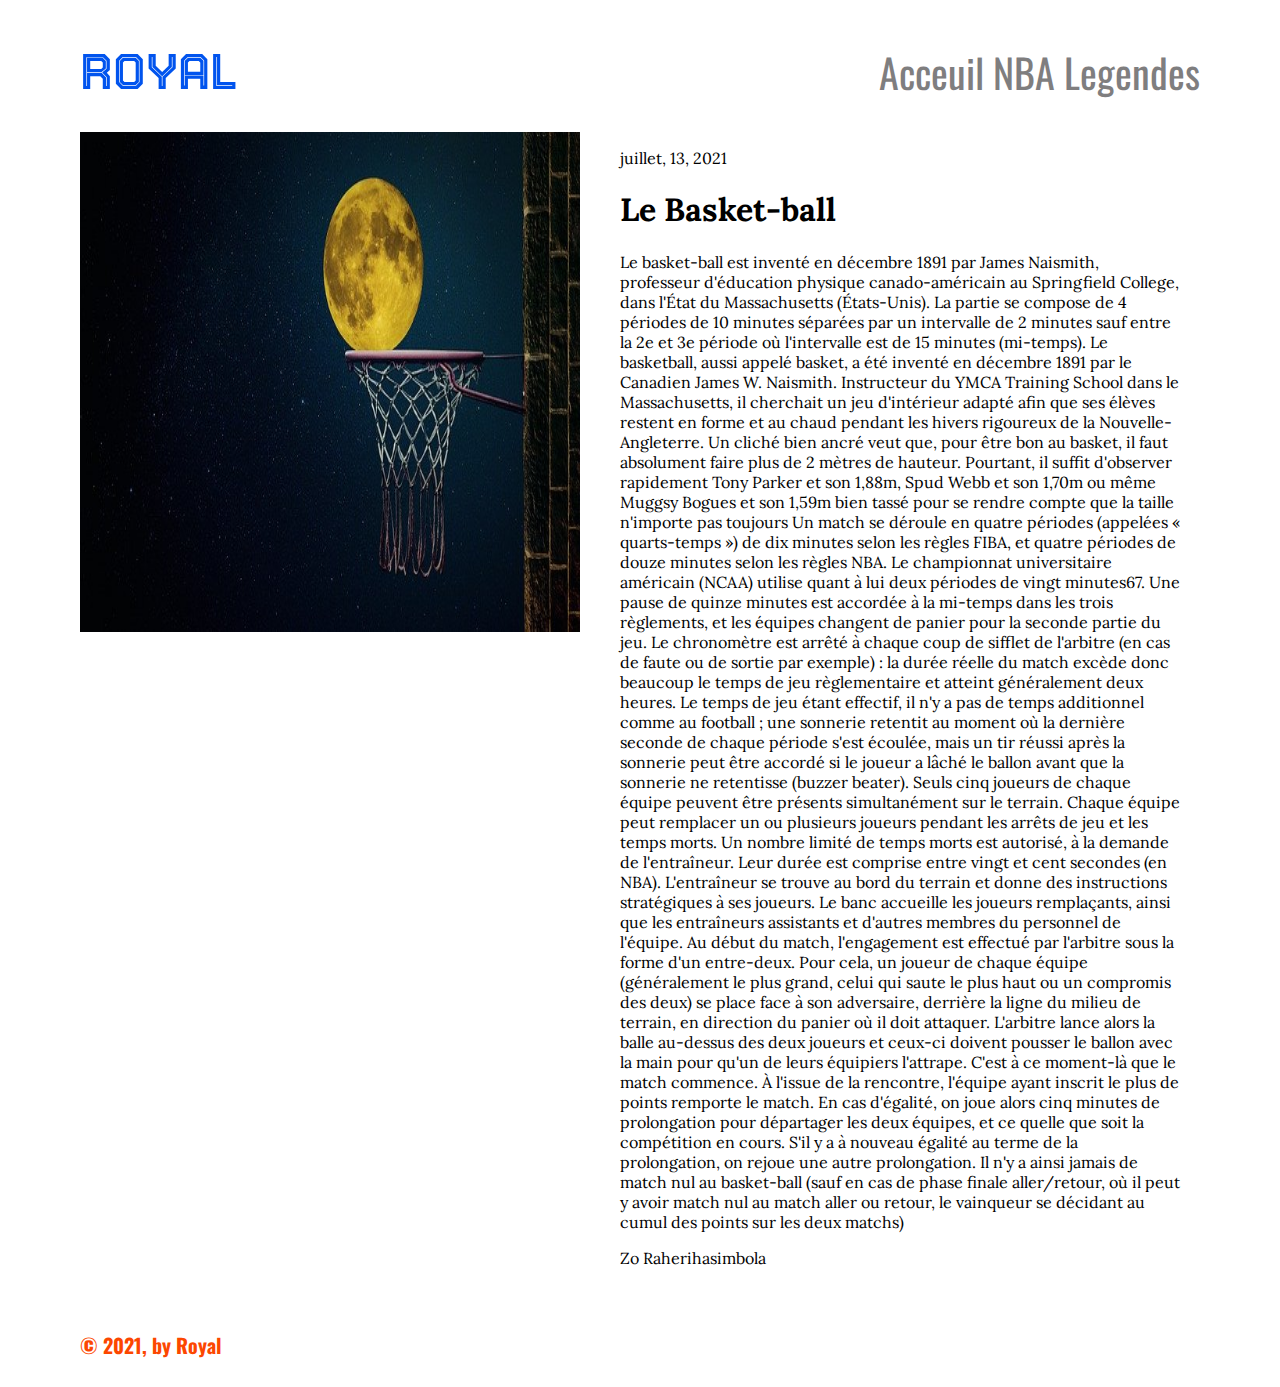
<file: index.html>
<!DOCTYPE html>
<html lang="fr-FR">
<head>
    <meta charset="UTF-8">
    <meta name="viewport" content="width=device-width, initial-scale=1.0">
    <title>Blogging-Royal</title>
    <link rel="stylesheet" href="style.css">
</head>
<body>
    <nav class="navy">
        <h1>ROYAL</h1>
        <div class="page">
            <a href="index.html">Acceuil</a>
            <a href="formation.html"> NBA  </a>
            <a href="article.html"> Legendes </a>
        </div>
    </nav>
    <section>
        <div class="article">
            <div class="left">
                <img src="bb.jpg">
            </div>
            <div class="rigth">
                <p class="date"> juillet, 13, 2021</p>
                <h1>Le Basket-ball </h1>
                <p class="description">
                    Le basket-ball est inventé en décembre 1891 par James Naismith, professeur d'éducation physique canado-américain au Springfield College, dans l'État du Massachusetts (États-Unis).
                    La partie se compose de 4 périodes de 10 minutes séparées par un intervalle de 2 minutes sauf entre la 2e et 3e période où l'intervalle est de 15 minutes (mi-temps).
                    Le basketball, aussi appelé basket, a été inventé en décembre 1891 par le Canadien James W. Naismith. Instructeur du YMCA Training School dans le Massachusetts, il cherchait un jeu d'intérieur adapté afin que ses élèves restent en forme et au chaud pendant les hivers rigoureux de la Nouvelle-Angleterre.
                    Un cliché bien ancré veut que, pour être bon au basket, il faut absolument faire plus de 2 mètres de hauteur. Pourtant, il suffit d'observer rapidement Tony Parker et son 1,88m, Spud Webb et son 1,70m ou même Muggsy Bogues et son 1,59m bien tassé pour se rendre compte que la taille n'importe pas toujours
                    Un match se déroule en quatre périodes (appelées « quarts-temps ») de dix minutes selon les règles FIBA, et quatre périodes de douze minutes selon les règles NBA. Le championnat universitaire américain (NCAA) utilise quant à lui deux périodes de vingt minutes67. Une pause de quinze minutes est accordée à la mi-temps dans les trois règlements, et les équipes changent de panier pour la seconde partie du jeu. Le chronomètre est arrêté à chaque coup de sifflet de l'arbitre (en cas de faute ou de sortie par exemple) : la durée réelle du match excède donc beaucoup le temps de jeu règlementaire et atteint généralement deux heures. Le temps de jeu étant effectif, il n'y a pas de temps additionnel comme au football ; une sonnerie retentit au moment où la dernière seconde de chaque période s'est écoulée, mais un tir réussi après la sonnerie peut être accordé si le joueur a lâché le ballon avant que la sonnerie ne retentisse (buzzer beater).

                    Seuls cinq joueurs de chaque équipe peuvent être présents simultanément sur le terrain. Chaque équipe peut remplacer un ou plusieurs joueurs pendant les arrêts de jeu et les temps morts. Un nombre limité de temps morts est autorisé, à la demande de l'entraîneur. Leur durée est comprise entre vingt et cent secondes (en NBA). L'entraîneur se trouve au bord du terrain et donne des instructions stratégiques à ses joueurs. Le banc accueille les joueurs remplaçants, ainsi que les entraîneurs assistants et d'autres membres du personnel de l'équipe.
                    
                    Au début du match, l'engagement est effectué par l'arbitre sous la forme d'un entre-deux. Pour cela, un joueur de chaque équipe (généralement le plus grand, celui qui saute le plus haut ou un compromis des deux) se place face à son adversaire, derrière la ligne du milieu de terrain, en direction du panier où il doit attaquer. L'arbitre lance alors la balle au-dessus des deux joueurs et ceux-ci doivent pousser le ballon avec la main pour qu'un de leurs équipiers l'attrape. C'est à ce moment-là que le match commence.
                    
                    À l'issue de la rencontre, l'équipe ayant inscrit le plus de points remporte le match. En cas d'égalité, on joue alors cinq minutes de prolongation pour départager les deux équipes, et ce quelle que soit la compétition en cours. S'il y a à nouveau égalité au terme de la prolongation, on rejoue une autre prolongation. Il n'y a ainsi jamais de match nul au basket-ball (sauf en cas de phase finale aller/retour, où il peut y avoir match nul au match aller ou retour, le vainqueur se décidant au cumul des points sur les deux matchs)</p>
                 <p class="auteur">Zo Raherihasimbola</p>
            </div>

    </section>
    <footer>
        <h2>&copy; 2021, by Royal</h2>
        <div class="social-media">
            <p></p>
            <p></p>
            <p></p>
            <p></p>
        </div>
    </footer>
</body>
</html>
</file>
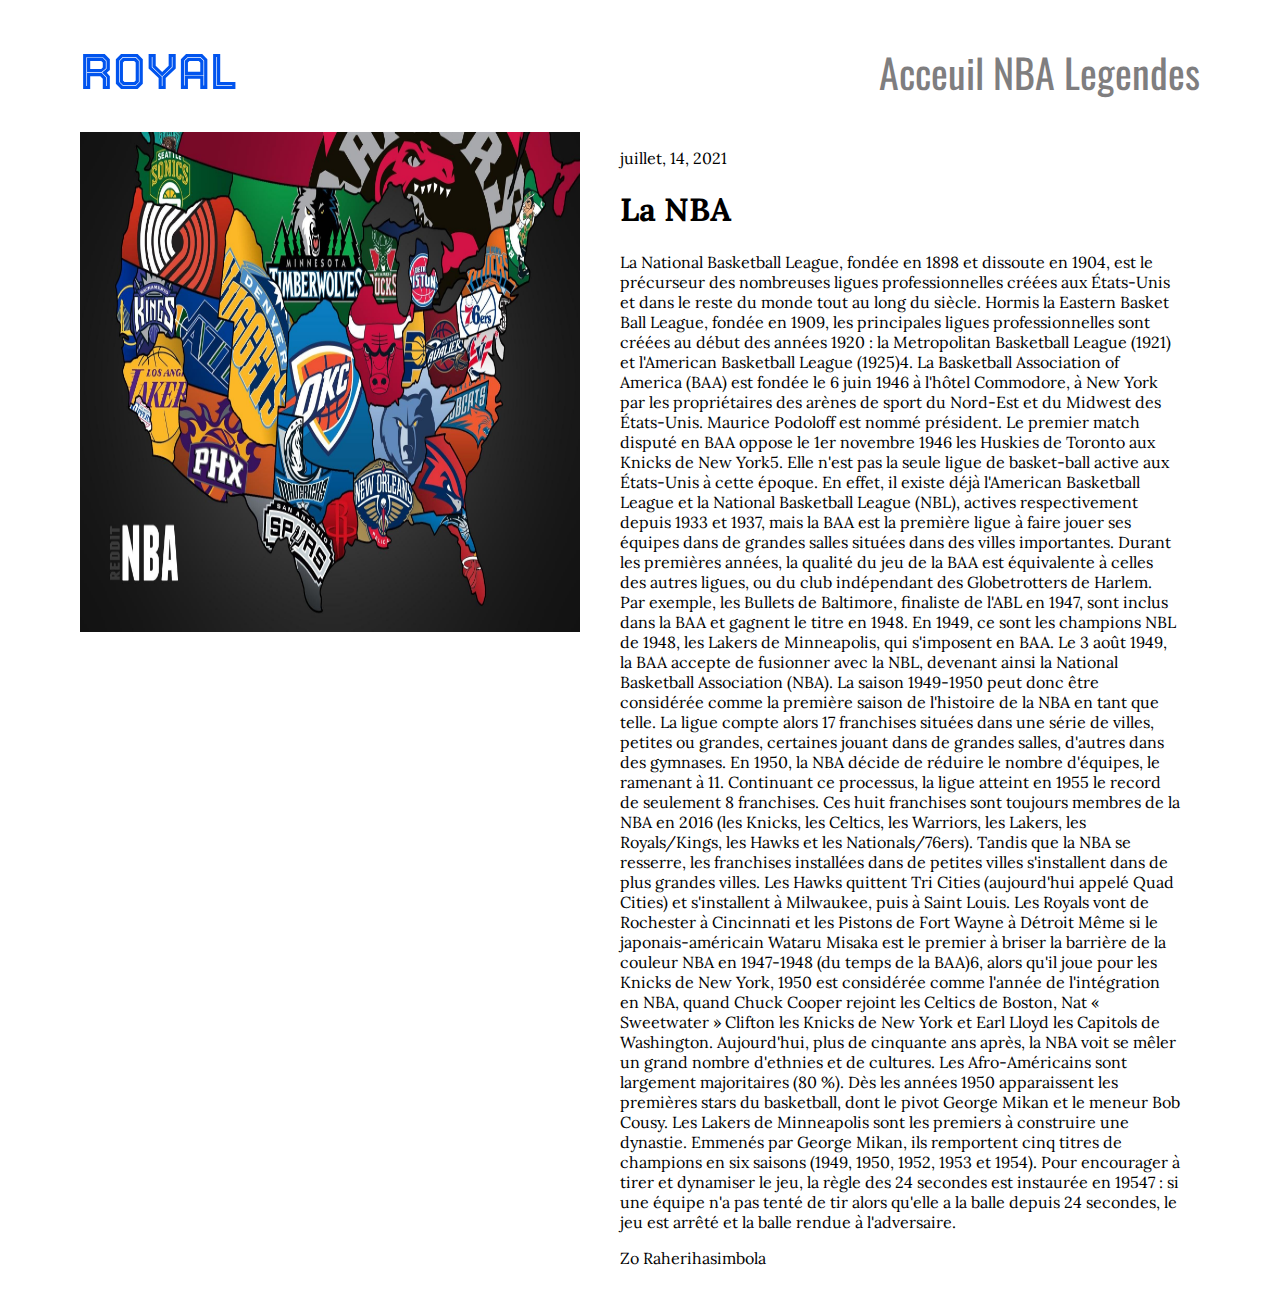
<file: formation.html>
<!DOCTYPE html>
<html lang="fr-FR">
<head>
    <meta charset="UTF-8">
    <meta name="viewport" content="width=device-width, initial-scale=1.0">
    <title>NBA</title>
    <link rel="stylesheet" href="style.css">
</head>
<body>
    <nav class="navy">
        <h1>ROYAL</h1>
        <div class="page">
            <a href="index.html">Acceuil</a>
            <a href="formation.html"> NBA </a>
            <a href="article.html"> Legendes </a>
        </div>
    </nav>
    <section>
        <div class="article">
            <div class="left">
                <img src="ito.jpg" class="nba">
            </div>
            <div class="rigth">
                <p class="date"> juillet, 14, 2021</p>
                <h1>La NBA </h1>
                <p>La National Basketball League, fondée en 1898 et dissoute en 1904, est le précurseur des nombreuses ligues professionnelles créées aux États-Unis et dans le reste du monde tout au long du siècle. Hormis la Eastern Basket Ball League, fondée en 1909, les principales ligues professionnelles sont créées au début des années 1920 : la Metropolitan Basketball League (1921) et l'American Basketball League (1925)4.

                    La Basketball Association of America (BAA) est fondée le 6 juin 1946 à l'hôtel Commodore, à New York par les propriétaires des arènes de sport du Nord-Est et du Midwest des États-Unis. Maurice Podoloff est nommé président. Le premier match disputé en BAA oppose le 1er novembre 1946 les Huskies de Toronto aux Knicks de New York5.
                    
                    Elle n'est pas la seule ligue de basket-ball active aux États-Unis à cette époque. En effet, il existe déjà l'American Basketball League et la National Basketball League (NBL), actives respectivement depuis 1933 et 1937, mais la BAA est la première ligue à faire jouer ses équipes dans de grandes salles situées dans des villes importantes. Durant les premières années, la qualité du jeu de la BAA est équivalente à celles des autres ligues, ou du club indépendant des Globetrotters de Harlem. Par exemple, les Bullets de Baltimore, finaliste de l'ABL en 1947, sont inclus dans la BAA et gagnent le titre en 1948. En 1949, ce sont les champions NBL de 1948, les Lakers de Minneapolis, qui s'imposent en BAA.
                    
                    Le 3 août 1949, la BAA accepte de fusionner avec la NBL, devenant ainsi la National Basketball Association (NBA). La saison 1949-1950 peut donc être considérée comme la première saison de l'histoire de la NBA en tant que telle. La ligue compte alors 17 franchises situées dans une série de villes, petites ou grandes, certaines jouant dans de grandes salles, d'autres dans des gymnases. En 1950, la NBA décide de réduire le nombre d'équipes, le ramenant à 11. Continuant ce processus, la ligue atteint en 1955 le record de seulement 8 franchises. Ces huit franchises sont toujours membres de la NBA en 2016 (les Knicks, les Celtics, les Warriors, les Lakers, les Royals/Kings, les Hawks et les Nationals/76ers). Tandis que la NBA se resserre, les franchises installées dans de petites villes s'installent dans de plus grandes villes. Les Hawks quittent Tri Cities (aujourd'hui appelé Quad Cities) et s'installent à Milwaukee, puis à Saint Louis. Les Royals vont de Rochester à Cincinnati et les Pistons de Fort Wayne à Détroit
                    Même si le japonais-américain Wataru Misaka est le premier à briser la barrière de la couleur NBA en 1947-1948 (du temps de la BAA)6, alors qu'il joue pour les Knicks de New York, 1950 est considérée comme l'année de l'intégration en NBA, quand Chuck Cooper rejoint les Celtics de Boston, Nat « Sweetwater » Clifton les Knicks de New York et Earl Lloyd les Capitols de Washington. Aujourd'hui, plus de cinquante ans après, la NBA voit se mêler un grand nombre d'ethnies et de cultures. Les Afro-Américains sont largement majoritaires (80 %).

                    Dès les années 1950 apparaissent les premières stars du basketball, dont le pivot George Mikan et le meneur Bob Cousy. Les Lakers de Minneapolis sont les premiers à construire une dynastie. Emmenés par George Mikan, ils remportent cinq titres de champions en six saisons (1949, 1950, 1952, 1953 et 1954).
                    
                    Pour encourager à tirer et dynamiser le jeu, la règle des 24 secondes est instaurée en 19547 : si une équipe n'a pas tenté de tir alors qu'elle a la balle depuis 24 secondes, le jeu est arrêté et la balle rendue à l'adversaire.</p>
                 <p class="auteur">Zo Raherihasimbola</p>
            </div>

    </section>
    
</body>
</html>
</file>
<file: style.css>
@import url('https://fonts.googleapis.com/css2?family=Monoton&display=swap');
@import url('https://fonts.googleapis.com/css2?family=Tourney:wght@100&display=swap');
@import url('https://fonts.googleapis.com/css2?family=Oswald:wght@200&display=swap');
@import url('https://fonts.googleapis.com/css2?family=Lora&display=swap');
body{
    margin: 10px 80px;
    font-family: 'Lora', serif;
}

nav h1{
    font-family: 'Tourney', cursive;
    color: rgb(1, 84, 238);
    font-size: 50px;
}

nav{
    display: flex;
    flex-wrap: wrap;
    justify-content: space-between;
    font-family: 'Oswald', sans-serif;
    
}
nav .page{
    margin-top: 32px;
    font-size: 40px;

}
.page a{
    text-decoration: none;
    color: #7f7e7f;
}
article{
    margin-top: 30px;
}
.article{
    display: flex;
    flex-wrap: wrap;
    margin-bottom: 30px;
}
.left img{
    margin-bottom: 50px;
    height: 500px;
    width: 500px;
}
.rigth{
    max-width: 50%;
    margin-left: 40px;
}
.p.date{
    color: #7f7e7e;
}
.p.description{
    color: #2d2d2d;
}
footer{
    margin-top: 30px;
    display: flex;
    flex-wrap: wrap;
    justify-content: space-between;
    color: #fc4700;
}
footer h2{
    font-size: 20px;
    font-family: 'Oswald', sans-serif;
}
footer .social-media{
    display: flex;
}
footer .social-media .p{
    font-size: 10px;
    margin-right: 20px;
}
@media screen and (max-width:640px){
    body{
        margin : 10px 20px;
    }
    nav.page{
        margin-top: -10px;
    }
    .article .article .left img{
        height: 100%;
        width: 100%;
    }
    .article .article.rigth{
        margin: 0;
        max-width: 100%;
    }
    footer .social-media{
        margin-top: -20px;
    }
}
.nba{
    height: auto;
    width: auto;
}
</file>
